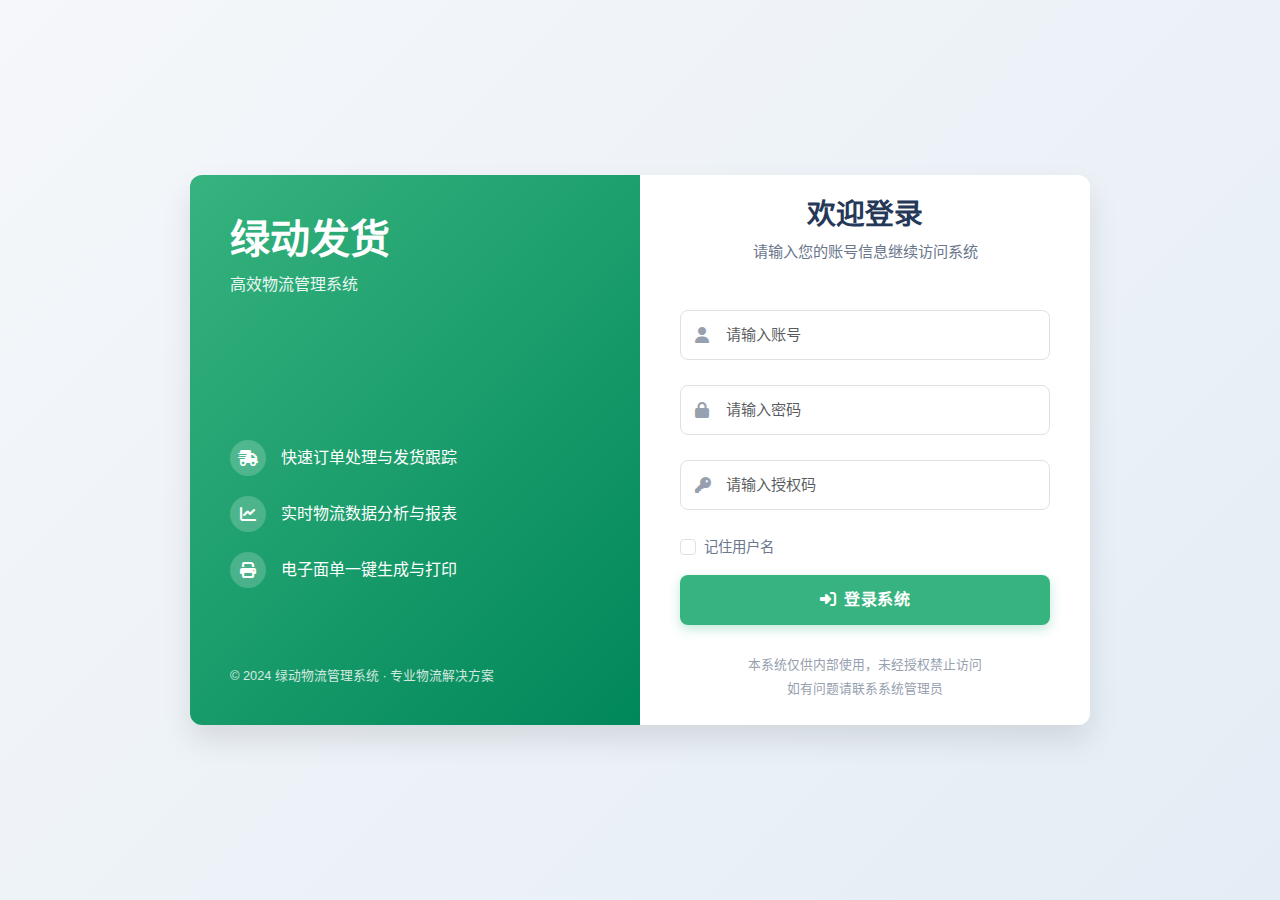
<file: login.html>
<!DOCTYPE html>
<html lang="zh-CN">
<head>
    <meta charset="UTF-8">
    <meta name="viewport" content="width=device-width, initial-scale=1.0">
    <title>绿动发货管理系统 - 登录</title>
    <link href="https://cdn.bootcdn.net/ajax/libs/twitter-bootstrap/5.3.0/css/bootstrap.min.css" rel="stylesheet">
    <!-- 引入Font Awesome图标库 -->
    <link rel="stylesheet" href="https://cdnjs.cloudflare.com/ajax/libs/font-awesome/6.4.2/css/all.min.css">
    <!-- 引入动画库 -->
    <link rel="stylesheet" href="https://cdnjs.cloudflare.com/ajax/libs/animate.css/4.1.1/animate.min.css">
    <style>
        :root {
            --primary-color: #36b37e;
            --secondary-color: #253858;
            --accent-color: #00875a;
            --light-color: #f5f8fa;
            --text-color: #172b4d;
            --border-radius: 12px;
        }
        
        body {
            font-family: 'Segoe UI', Tahoma, Geneva, Verdana, sans-serif;
            background: linear-gradient(135deg, #f5f7fa 0%, #e4edf5 100%);
            display: flex;
            align-items: center;
            justify-content: center;
            height: 100vh;
            margin: 0;
            color: var(--text-color);
        }
        
        .login-container {
            display: flex;
            width: 100%;
            max-width: 900px;
            height: 550px;
            border-radius: var(--border-radius);
            box-shadow: 0 15px 30px rgba(0, 0, 0, 0.1);
            overflow: hidden;
        }
        
        .login-sidebar {
            flex: 1;
            background: linear-gradient(135deg, var(--primary-color) 0%, var(--accent-color) 100%);
            padding: 40px;
            color: white;
            display: flex;
            flex-direction: column;
            justify-content: space-between;
        }
        
        .login-form-container {
            flex: 1;
            background-color: white;
            padding: 40px;
            display: flex;
            flex-direction: column;
            justify-content: center;
        }
        
        .login-logo {
            margin-bottom: 30px;
        }
        
        .login-logo h2 {
            font-weight: 700;
            font-size: 2.5rem;
            margin-bottom: 10px;
            color: #fff;
        }
        
        .login-logo p {
            font-size: 1rem;
            opacity: 0.9;
        }
        
        .login-features {
            margin-top: 40px;
        }
        
        .login-feature-item {
            display: flex;
            align-items: center;
            margin-bottom: 20px;
        }
        
        .login-feature-icon {
            width: 36px;
            height: 36px;
            background-color: rgba(255, 255, 255, 0.2);
            border-radius: 50%;
            display: flex;
            align-items: center;
            justify-content: center;
            margin-right: 15px;
        }
        
        .login-feature-text {
            font-size: 1rem;
        }
        
        .login-copyright {
            font-size: 0.8rem;
            opacity: 0.8;
        }
        
        .login-form-header {
            text-align: center;
            margin-bottom: 30px;
        }
        
        .login-form-header h3 {
            font-weight: 600;
            color: var(--secondary-color);
            font-size: 1.8rem;
            margin-bottom: 10px;
        }
        
        .login-form-header p {
            color: #6b778c;
            font-size: 0.95rem;
        }
        
        .login-form .form-group {
            margin-bottom: 25px;
            position: relative;
        }
        
        .login-form .form-control {
            height: 50px;
            padding-left: 45px;
            border-radius: 8px;
            border: 1px solid #dfe1e6;
            transition: all 0.3s;
            font-size: 0.95rem;
        }
        
        .login-form .form-control:focus {
            border-color: var(--primary-color);
            box-shadow: 0 0 0 4px rgba(54, 179, 126, 0.2);
        }
        
        .form-icon {
            position: absolute;
            left: 15px;
            top: 50%;
            transform: translateY(-50%);
            color: #97a0af;
            z-index: 2;
        }
        
        .login-btn {
            height: 50px;
            border-radius: 8px;
            background-color: var(--primary-color);
            border: none;
            font-weight: 600;
            transition: all 0.3s;
            font-size: 1rem;
            letter-spacing: 0.5px;
            box-shadow: 0 4px 12px rgba(54, 179, 126, 0.3);
        }
        
        .login-btn:hover {
            background-color: var(--accent-color);
            transform: translateY(-2px);
            box-shadow: 0 6px 15px rgba(54, 179, 126, 0.4);
        }
        
        .login-btn:active {
            transform: translateY(0);
        }
        
        .auth-error {
            display: none;
            padding: 12px;
            background-color: #ffebe6;
            color: #c9190b;
            border-radius: 8px;
            margin-bottom: 20px;
            text-align: center;
            font-size: 0.9rem;
            animation-duration: 0.5s;
        }
        
        .system-notice {
            font-size: 0.8rem;
            color: #97a0af;
            text-align: center;
            margin-top: 30px;
        }
        
        .system-notice p {
            margin-bottom: 5px;
        }
        
        .form-check-label {
            color: #6b778c;
            font-size: 0.9rem;
        }
        
        .form-check-input:checked {
            background-color: var(--primary-color);
            border-color: var(--primary-color);
        }
        
        /* 响应式调整 */
        @media (max-width: 768px) {
            .login-container {
                flex-direction: column;
                height: auto;
                max-width: 500px;
            }
            
            .login-sidebar {
                padding: 30px;
            }
            
            .login-feature-item {
                margin-bottom: 15px;
            }
            
            .login-form-container {
                padding: 30px;
            }
        }
    </style>
</head>
<body>
    <div class="login-container animate__animated animate__fadeIn">
        <!-- 左侧信息栏 -->
        <div class="login-sidebar">
            <div class="login-logo">
                <h2>绿动发货</h2>
                <p>高效物流管理系统</p>
            </div>
            
            <div class="login-features">
                <div class="login-feature-item animate__animated animate__fadeInLeft animate__delay-1s">
                    <div class="login-feature-icon">
                        <i class="fas fa-truck-fast"></i>
                    </div>
                    <div class="login-feature-text">快速订单处理与发货跟踪</div>
                </div>
                <div class="login-feature-item animate__animated animate__fadeInLeft animate__delay-2s">
                    <div class="login-feature-icon">
                        <i class="fas fa-chart-line"></i>
                    </div>
                    <div class="login-feature-text">实时物流数据分析与报表</div>
                </div>
                <div class="login-feature-item animate__animated animate__fadeInLeft animate__delay-3s">
                    <div class="login-feature-icon">
                        <i class="fas fa-print"></i>
                    </div>
                    <div class="login-feature-text">电子面单一键生成与打印</div>
                </div>
            </div>
            
            <div class="login-copyright">
                © 2024 绿动物流管理系统 · 专业物流解决方案
            </div>
        </div>
        
        <!-- 右侧登录表单 -->
        <div class="login-form-container">
            <div class="login-form-header">
                <h3>欢迎登录</h3>
                <p>请输入您的账号信息继续访问系统</p>
            </div>
            
            <div class="auth-error animate__animated animate__headShake" id="authError">
                <i class="fas fa-circle-exclamation me-2"></i>账号或授权码错误，请重试
            </div>
            
            <form class="login-form" id="loginForm">
                <div class="form-group">
                    <i class="fas fa-user form-icon"></i>
                    <input type="text" class="form-control" id="username" placeholder="请输入账号" required>
                </div>
                
                <div class="form-group">
                    <i class="fas fa-lock form-icon"></i>
                    <input type="password" class="form-control" id="password" placeholder="请输入密码" required>
                </div>
                
                <div class="form-group">
                    <i class="fas fa-key form-icon"></i>
                    <input type="text" class="form-control" id="authCode" placeholder="请输入授权码" required>
                </div>
                
                <div class="form-check mb-3">
                    <input class="form-check-input" type="checkbox" id="rememberUsername">
                    <label class="form-check-label" for="rememberUsername">
                        记住用户名
                    </label>
                </div>
                
                <button type="submit" class="btn btn-primary w-100 login-btn">
                    <i class="fas fa-sign-in-alt me-2"></i>登录系统
                </button>
            </form>
            
            <div class="system-notice">
                <p>本系统仅供内部使用，未经授权禁止访问</p>
                <p>如有问题请联系系统管理员</p>
            </div>
        </div>
    </div>
    
    <script>
        document.addEventListener('DOMContentLoaded', function() {
            const loginForm = document.getElementById('loginForm');
            const authError = document.getElementById('authError');
            
            // 检查是否有保存的用户名
            const savedUsername = localStorage.getItem('savedUsername');
            if (savedUsername) {
                document.getElementById('username').value = savedUsername;
                document.getElementById('rememberUsername').checked = true;
            }
            
            loginForm.addEventListener('submit', function(e) {
                e.preventDefault();
                
                const username = document.getElementById('username').value;
                const password = document.getElementById('password').value;
                const authCode = document.getElementById('authCode').value;
                
                // 记住用户名
                if (document.getElementById('rememberUsername').checked) {
                    localStorage.setItem('savedUsername', username);
                } else {
                    localStorage.removeItem('savedUsername');
                }
                
                // 这里只是前端模拟验证，实际应用中应该发送到后端进行验证
                if (validateCredentials(username, password, authCode)) {
                    // 设置登录状态
                    sessionStorage.setItem('isLoggedIn', 'true');
                    sessionStorage.setItem('username', username);
                    
                    // 登录成功，显示成功动画然后重定向
                    document.querySelector('.login-container').classList.add('animate__fadeOut');
                    setTimeout(() => {
                        window.location.href = 'pages/orderList.html'; // 直接跳转到订单页面
                    }, 800);
                } else {
                    // 显示错误信息
                    authError.style.display = 'block';
                    authError.classList.remove('animate__headShake');
                    void authError.offsetWidth; // 触发重绘
                    authError.classList.add('animate__headShake');
                    
                    setTimeout(() => {
                        authError.classList.add('animate__fadeOut');
                        setTimeout(() => {
                            authError.style.display = 'none';
                            authError.classList.remove('animate__fadeOut');
                        }, 500);
                    }, 3000);
                }
            });
            
            // 前端模拟验证逻辑，实际应用中应该在后端进行
            function validateCredentials(username, password, authCode) {
                // 示例验证逻辑，实际开发中应替换为真实的验证逻辑
                const validUsers = [
                    { username: 'admin', password: 'admin123', authCode: 'AUTH2024' },
                    { username: 'user1', password: 'user123', authCode: 'AUTH2024' }
                ];
                
                return validUsers.some(user => 
                    user.username === username && 
                    user.password === password && 
                    user.authCode === authCode
                );
            }
            
            // 表单输入框焦点效果
            const inputs = document.querySelectorAll('.form-control');
            inputs.forEach(input => {
                input.addEventListener('focus', function() {
                    this.parentElement.querySelector('.form-icon').style.color = '#36b37e';
                });
                
                input.addEventListener('blur', function() {
                    this.parentElement.querySelector('.form-icon').style.color = '#97a0af';
                });
            });
        });
    </script>
</body>
</html>
</file>
